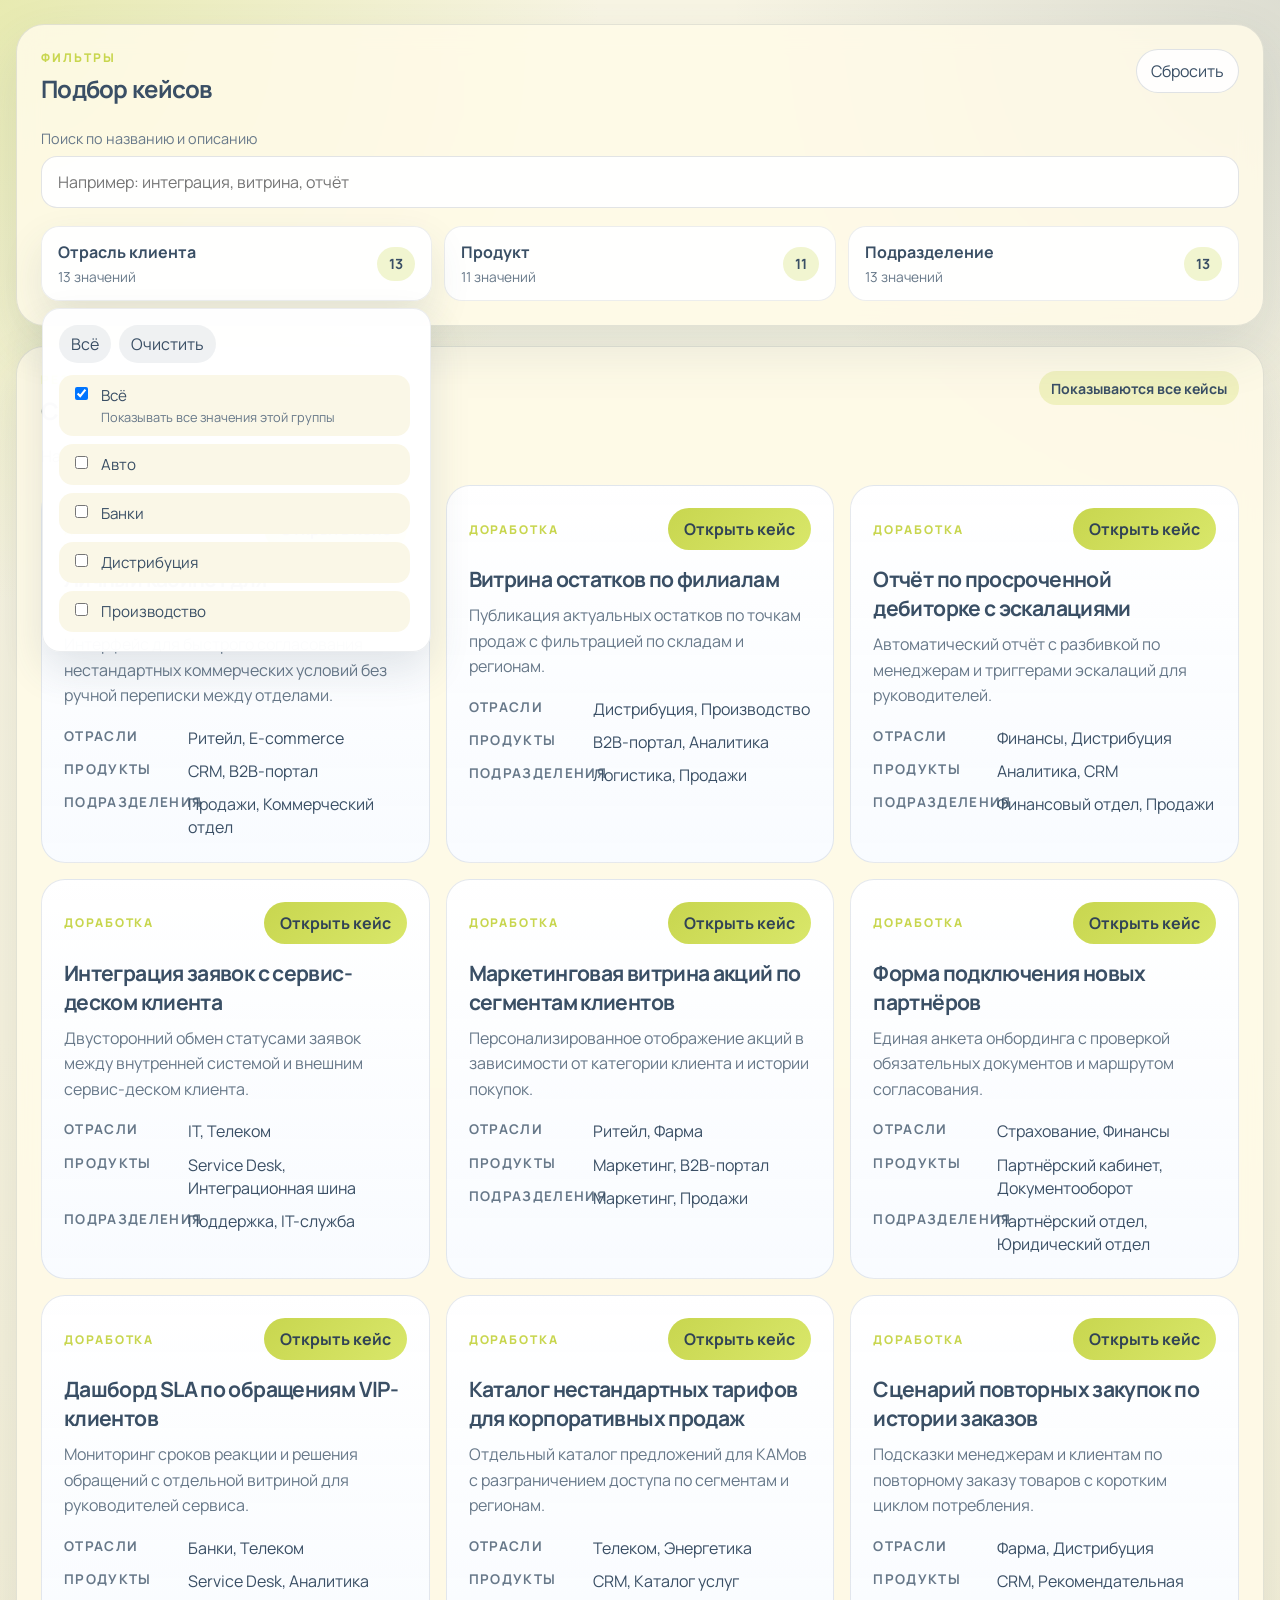
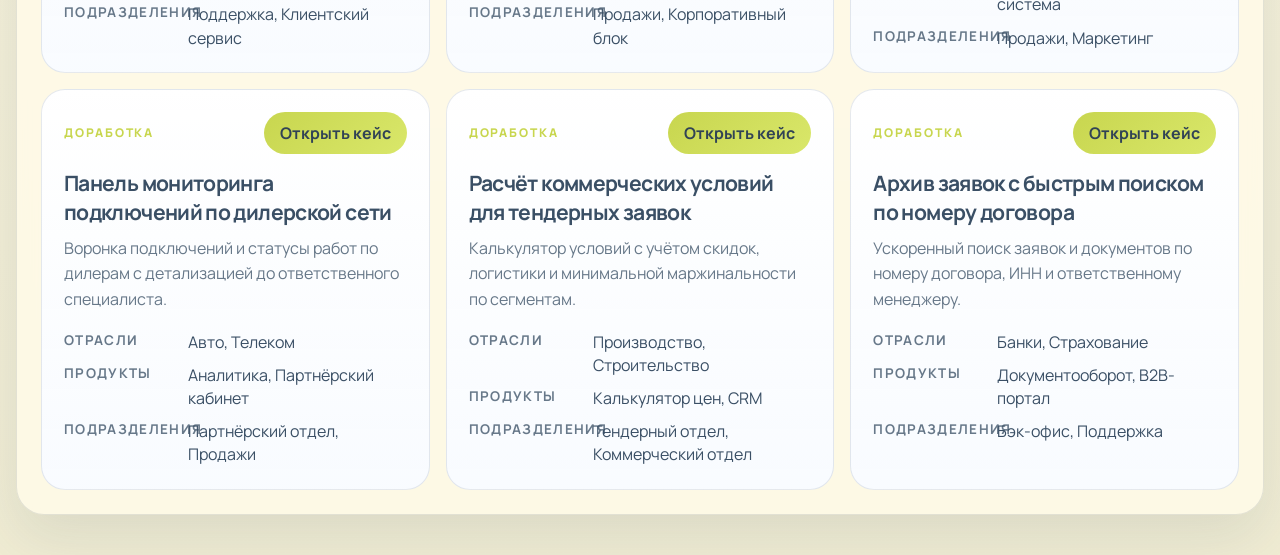
<file: index.html>
<!DOCTYPE html>
<html lang="ru">
<head>
  <meta charset="UTF-8">
  <meta name="viewport" content="width=device-width, initial-scale=1.0">
  <title>Дашборд кейсов доработок</title>
  <meta
    name="description"
    content="Одностраничный каталог кейсов доработок с фильтрами по отрасли, продукту и подразделению."
  >
  <link rel="preconnect" href="https://fonts.googleapis.com">
  <link rel="preconnect" href="https://fonts.gstatic.com" crossorigin>
  <link
    href="https://fonts.googleapis.com/css2?family=Manrope:wght@400;500;600;700;800&display=swap"
    rel="stylesheet"
  >
  <link rel="stylesheet" href="styles.css">
</head>
<body>
  <div class="page-shell">
    <main class="stack-layout">
      <section class="filters-panel filters-panel--top">
        <div class="panel-heading">
          <div>
            <p class="panel-heading__eyebrow">Фильтры</p>
            <h2>Подбор кейсов</h2>
          </div>
          <button class="ghost-button" id="reset-filters" type="button">Сбросить</button>
        </div>

        <label class="search-box" for="search-input">
          <span class="search-box__label">Поиск по названию и описанию</span>
          <input
            id="search-input"
            type="search"
            placeholder="Например: интеграция, витрина, отчёт"
            autocomplete="off"
          >
        </label>

        <div class="filter-groups" id="filter-groups"></div>
      </section>

      <section class="results-panel">
        <div class="results-toolbar">
          <div>
            <p class="panel-heading__eyebrow">Результаты</p>
            <h2>Список доработок</h2>
          </div>
          <div class="active-filters" id="active-filters"></div>
        </div>

        <div class="results-state" id="results-state">Загружаю кейсы…</div>
        <div class="cards-grid" id="cards-grid" aria-live="polite"></div>
      </section>
    </main>
  </div>

  <template id="case-card-template">
    <article class="case-card">
      <div class="case-card__body">
        <div class="case-card__topline">
          <p class="case-card__eyebrow">Доработка</p>
          <a class="case-card__link" target="_blank" rel="noopener noreferrer">Открыть кейс</a>
        </div>
        <h3 class="case-card__title"></h3>
        <p class="case-card__description"></p>
        <div class="meta-block">
          <div class="meta-group">
            <span class="meta-group__label">Отрасли</span>
            <p class="meta-group__value" data-field="industries"></p>
          </div>
          <div class="meta-group">
            <span class="meta-group__label">Продукты</span>
            <p class="meta-group__value" data-field="products"></p>
          </div>
          <div class="meta-group">
            <span class="meta-group__label">Подразделения</span>
            <p class="meta-group__value" data-field="divisions"></p>
          </div>
        </div>
      </div>
    </article>
  </template>

  <script src="app.js" defer></script>
</body>
</html>
</file>
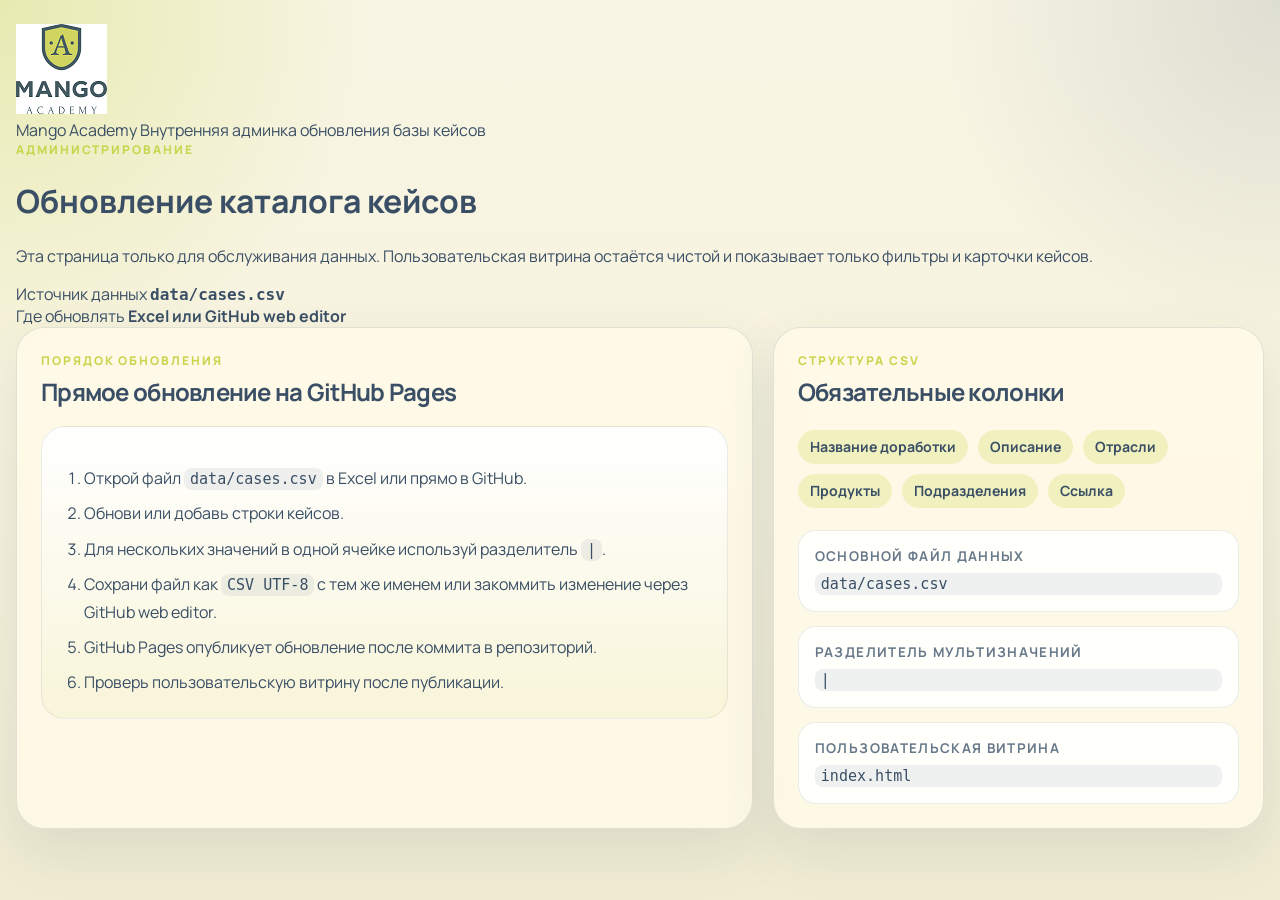
<file: admin.html>
<!DOCTYPE html>
<html lang="ru">
<head>
  <meta charset="UTF-8">
  <meta name="viewport" content="width=device-width, initial-scale=1.0">
  <title>Админка базы кейсов</title>
  <meta
    name="description"
    content="Внутренняя админ-страница для обновления базы кейсов Mango Academy."
  >
  <link rel="preconnect" href="https://fonts.googleapis.com">
  <link rel="preconnect" href="https://fonts.gstatic.com" crossorigin>
  <link
    href="https://fonts.googleapis.com/css2?family=Manrope:wght@400;500;600;700;800&display=swap"
    rel="stylesheet"
  >
  <link rel="stylesheet" href="styles.css">
</head>
<body>
  <div class="page-shell">
    <header class="hero">
      <div class="hero__content">
        <div class="brand-lockup">
          <img
            class="brand-lockup__logo"
            src="./assets/mango-academy-logo.png"
            alt="Mango Academy"
          >
          <div class="brand-lockup__text">
            <span class="brand-lockup__title">Mango Academy</span>
            <span class="brand-lockup__subtitle">Внутренняя админка обновления базы кейсов</span>
          </div>
        </div>
        <p class="eyebrow">Администрирование</p>
        <h1>Обновление каталога кейсов</h1>
        <p class="hero__lead">
          Эта страница только для обслуживания данных. Пользовательская витрина остаётся чистой и показывает
          только фильтры и карточки кейсов.
        </p>
      </div>
      <div class="hero__stats">
        <div class="stat-card">
          <span class="stat-card__label">Источник данных</span>
          <strong class="stat-card__note"><code>data/cases.csv</code></strong>
        </div>
        <div class="stat-card">
          <span class="stat-card__label">Где обновлять</span>
          <strong class="stat-card__note">Excel или GitHub web editor</strong>
        </div>
      </div>
    </header>

    <main class="admin-layout">
      <section class="results-panel">
        <div class="results-toolbar">
          <div>
            <p class="panel-heading__eyebrow">Порядок обновления</p>
            <h2>Прямое обновление на GitHub Pages</h2>
          </div>
        </div>

        <section class="workflow-panel workflow-panel--admin">
          <ol class="workflow-list">
            <li>Открой файл <code>data/cases.csv</code> в Excel или прямо в GitHub.</li>
            <li>Обнови или добавь строки кейсов.</li>
            <li>Для нескольких значений в одной ячейке используй разделитель <code>|</code>.</li>
            <li>Сохрани файл как <code>CSV UTF-8</code> с тем же именем или закоммить изменение через GitHub web editor.</li>
            <li>GitHub Pages опубликует обновление после коммита в репозиторий.</li>
            <li>Проверь пользовательскую витрину после публикации.</li>
          </ol>
        </section>
      </section>

      <section class="filters-panel admin-card">
        <div class="panel-heading">
          <div>
            <p class="panel-heading__eyebrow">Структура CSV</p>
            <h2>Обязательные колонки</h2>
          </div>
        </div>

        <div class="admin-tags">
          <span class="chip">Название доработки</span>
          <span class="chip">Описание</span>
          <span class="chip">Отрасли</span>
          <span class="chip">Продукты</span>
          <span class="chip">Подразделения</span>
          <span class="chip">Ссылка</span>
        </div>

        <div class="admin-command-list">
          <div class="admin-command">
            <span class="meta-group__label">Основной файл данных</span>
            <code>data/cases.csv</code>
          </div>
          <div class="admin-command">
            <span class="meta-group__label">Разделитель мультизначений</span>
            <code>|</code>
          </div>
          <div class="admin-command">
            <span class="meta-group__label">Пользовательская витрина</span>
            <code>index.html</code>
          </div>
        </div>
      </section>
    </main>
  </div>
</body>
</html>
</file>
<file: styles.css>
:root {
  --bg: #f7f3de;
  --surface: rgba(255, 251, 232, 0.86);
  --surface-strong: #ffffff;
  --surface-border: rgba(58, 79, 101, 0.14);
  --text: #3a4f65;
  --muted: #677889;
  --accent: #c8d64f;
  --accent-strong: #88913c;
  --accent-soft: rgba(200, 214, 79, 0.26);
  --accent-soft-2: rgba(58, 79, 101, 0.08);
  --shadow: 0 22px 56px rgba(58, 79, 101, 0.12);
  --radius-xl: 28px;
  --radius-lg: 20px;
  --radius-md: 14px;
  --radius-sm: 10px;
  --container: 1360px;
}

*,
*::before,
*::after {
  box-sizing: border-box;
}

html {
  font-size: 16px;
}

body {
  margin: 0;
  min-height: 100vh;
  font-family: "Manrope", system-ui, sans-serif;
  color: var(--text);
  background:
    radial-gradient(circle at top left, rgba(200, 214, 79, 0.34), transparent 24%),
    radial-gradient(circle at top right, rgba(58, 79, 101, 0.14), transparent 22%),
    linear-gradient(180deg, #f8f5e4 0%, var(--bg) 48%, #f0ecd3 100%);
}

a {
  color: inherit;
}

button,
input {
  font: inherit;
}

.page-shell {
  width: min(calc(100% - 32px), var(--container));
  margin: 0 auto;
  padding: 24px 0 40px;
}

.filters-panel,
.results-panel {
  border: 1px solid var(--surface-border);
  border-radius: var(--radius-xl);
  background: var(--surface);
  backdrop-filter: blur(12px);
  box-shadow: var(--shadow);
}

.eyebrow,
.panel-heading__eyebrow,
.case-card__eyebrow {
  margin: 0;
  text-transform: uppercase;
  letter-spacing: 0.16em;
  font-size: 0.75rem;
  font-weight: 800;
  color: var(--accent);
}

.stack-layout {
  display: grid;
  gap: 20px;
}

.filters-panel,
.results-panel {
  padding: 24px;
}

.filters-panel--top {
  position: sticky;
  top: 12px;
  z-index: 10;
}

.panel-heading,
.results-toolbar {
  display: flex;
  align-items: flex-start;
  justify-content: space-between;
  gap: 16px;
}

.panel-heading h2,
.results-toolbar h2 {
  margin: 6px 0 0;
  font-size: 1.5rem;
  letter-spacing: -0.03em;
}

.ghost-button {
  border: 1px solid rgba(58, 79, 101, 0.16);
  border-radius: 999px;
  background: rgba(255, 255, 255, 0.9);
  color: var(--text);
  padding: 10px 14px;
  cursor: pointer;
  transition: 0.2s ease;
}

.ghost-button:hover,
.ghost-button:focus-visible {
  background: #ffffff;
  transform: translateY(-1px);
}

.search-box {
  display: flex;
  flex-direction: column;
  gap: 8px;
  margin: 24px 0 18px;
}

.search-box__label {
  font-size: 0.9rem;
  color: var(--muted);
}

.search-box input {
  width: 100%;
  min-height: 52px;
  border: 1px solid rgba(19, 37, 59, 0.12);
  border-radius: 16px;
  background: rgba(255, 255, 255, 0.92);
  padding: 0 16px;
  color: var(--text);
}

.search-box input:focus-visible {
  outline: 2px solid rgba(200, 214, 79, 0.6);
  outline-offset: 2px;
}

.filter-groups {
  display: grid;
  grid-template-columns: repeat(3, minmax(0, 1fr));
  gap: 12px;
}

.filter-group {
  position: relative;
  border: 1px solid rgba(19, 37, 59, 0.08);
  border-radius: 18px;
  background: rgba(255, 255, 255, 0.92);
  overflow: hidden;
}

.filter-group[open] {
  overflow: visible;
  z-index: 12;
  box-shadow: 0 18px 40px rgba(58, 79, 101, 0.12);
}

.filter-group summary {
  display: flex;
  align-items: center;
  justify-content: space-between;
  gap: 12px;
  min-height: 64px;
  padding: 14px 16px;
  list-style: none;
  cursor: pointer;
}

.filter-group summary::-webkit-details-marker {
  display: none;
}

.filter-group__meta {
  display: flex;
  flex-direction: column;
  gap: 4px;
}

.filter-group__label {
  font-weight: 700;
}

.filter-group__status {
  color: var(--muted);
  font-size: 0.86rem;
  white-space: nowrap;
  overflow: hidden;
  text-overflow: ellipsis;
}

.filter-group__body {
  display: grid;
  gap: 12px;
  position: absolute;
  top: calc(100% + 8px);
  left: 0;
  right: 0;
  padding: 16px;
  border: 1px solid rgba(58, 79, 101, 0.1);
  border-radius: 18px;
  background: rgba(255, 255, 255, 0.98);
  box-shadow: 0 18px 40px rgba(58, 79, 101, 0.14);
}

.filter-actions {
  display: flex;
  gap: 8px;
  flex-wrap: wrap;
}

.filter-action {
  border: 0;
  border-radius: 999px;
  padding: 8px 12px;
  cursor: pointer;
  background: var(--accent-soft-2);
  color: var(--text);
}

.checkbox-list {
  display: grid;
  gap: 8px;
  max-height: 260px;
  overflow: auto;
  padding-right: 4px;
}

.checkbox-item {
  display: flex;
  align-items: flex-start;
  gap: 10px;
  padding: 10px 12px;
  border-radius: 14px;
  background: rgba(250, 247, 229, 0.92);
}

.checkbox-item input {
  margin-top: 2px;
}

.checkbox-item__text {
  display: flex;
  flex-direction: column;
  gap: 2px;
}

.checkbox-item__label {
  font-size: 0.95rem;
}

.checkbox-item__hint {
  font-size: 0.8rem;
  color: var(--muted);
}

.results-toolbar {
  margin-bottom: 18px;
}

.active-filters {
  display: flex;
  flex-wrap: wrap;
  justify-content: flex-end;
  gap: 8px;
}

.results-state {
  margin-bottom: 18px;
  color: var(--muted);
}

.cards-grid {
  display: grid;
  gap: 16px;
  grid-template-columns: repeat(auto-fit, minmax(320px, 1fr));
}

.case-card {
  border: 1px solid rgba(18, 44, 82, 0.1);
  border-radius: 24px;
  background:
    linear-gradient(180deg, rgba(255, 255, 255, 0.96), rgba(248, 251, 255, 0.92)),
    var(--surface-strong);
  overflow: hidden;
}

.case-card__body {
  padding: 22px;
}

.case-card__topline {
  display: flex;
  align-items: center;
  justify-content: space-between;
  gap: 16px;
}

.case-card__link {
  display: inline-flex;
  align-items: center;
  justify-content: center;
  min-height: 42px;
  padding: 0 16px;
  border-radius: 999px;
  text-decoration: none;
  background: linear-gradient(135deg, var(--accent), #d9e76a);
  color: #314355;
  font-weight: 700;
  white-space: nowrap;
}

.case-card__title {
  margin: 14px 0 10px;
  font-size: 1.32rem;
  letter-spacing: -0.03em;
}

.case-card__description {
  margin: 0 0 18px;
  color: var(--muted);
  line-height: 1.6;
  display: -webkit-box;
  -webkit-line-clamp: 3;
  -webkit-box-orient: vertical;
  overflow: hidden;
}

.meta-block {
  display: grid;
  gap: 10px;
}

.meta-group {
  display: grid;
  gap: 4px;
  grid-template-columns: 120px minmax(0, 1fr);
  align-items: start;
}

.meta-group__label {
  font-size: 0.84rem;
  font-weight: 700;
  color: var(--muted);
  text-transform: uppercase;
  letter-spacing: 0.1em;
}

.chip {
  display: inline-flex;
  align-items: center;
  min-height: 34px;
  padding: 0 12px;
  border-radius: 999px;
  background: var(--accent-soft);
  color: var(--text);
  font-size: 0.88rem;
  font-weight: 700;
}

.meta-group__value {
  margin: 0;
  color: var(--text);
  line-height: 1.45;
  display: -webkit-box;
  -webkit-line-clamp: 2;
  -webkit-box-orient: vertical;
  overflow: hidden;
}

.empty-state {
  padding: 28px;
  border-radius: 22px;
  background: rgba(255, 255, 255, 0.86);
  border: 1px dashed rgba(19, 37, 59, 0.14);
  color: var(--muted);
}

.workflow-panel {
  margin-top: 22px;
  padding: 22px;
  border-radius: 24px;
  border: 1px solid rgba(58, 79, 101, 0.1);
  background:
    linear-gradient(180deg, rgba(255, 255, 255, 0.95), rgba(248, 244, 214, 0.92)),
    var(--surface-strong);
}

.workflow-panel h2 {
  margin: 6px 0 0;
  font-size: 1.3rem;
  letter-spacing: -0.03em;
}

.workflow-list {
  margin: 16px 0 0;
  padding-left: 20px;
  color: var(--text);
  line-height: 1.7;
}

.workflow-list li + li {
  margin-top: 8px;
}

.workflow-panel--admin {
  margin-top: 0;
}

.admin-layout {
  display: grid;
  grid-template-columns: minmax(0, 1.2fr) minmax(300px, 0.8fr);
  gap: 20px;
}

.admin-card {
  display: grid;
  align-content: start;
  gap: 22px;
}

.admin-tags {
  display: flex;
  flex-wrap: wrap;
  gap: 10px;
}

.admin-command-list {
  display: grid;
  gap: 14px;
}

.admin-command {
  display: grid;
  gap: 8px;
  padding: 16px;
  border-radius: 18px;
  background: rgba(255, 255, 255, 0.86);
  border: 1px solid rgba(58, 79, 101, 0.1);
}

.admin-command code,
.workflow-list code {
  font-family: ui-monospace, SFMono-Regular, Menlo, Consolas, monospace;
  font-size: 0.94rem;
  padding: 2px 6px;
  border-radius: 8px;
  background: rgba(58, 79, 101, 0.08);
}

@media (max-width: 1100px) {
  .admin-layout {
    grid-template-columns: 1fr;
  }

  .filter-groups {
    grid-template-columns: 1fr;
  }
}

@media (max-width: 720px) {
  .page-shell {
    width: min(calc(100% - 20px), var(--container));
    padding-top: 12px;
  }

  .filters-panel,
  .results-panel {
    padding: 18px;
  }

  .filters-panel--top {
    position: static;
  }

  .case-card__topline,
  .panel-heading,
  .results-toolbar {
    flex-direction: column;
    align-items: stretch;
  }

  .active-filters {
    justify-content: flex-start;
  }

  .meta-group {
    grid-template-columns: 1fr;
  }

  .case-card__link {
    width: 100%;
  }
}
</file>
